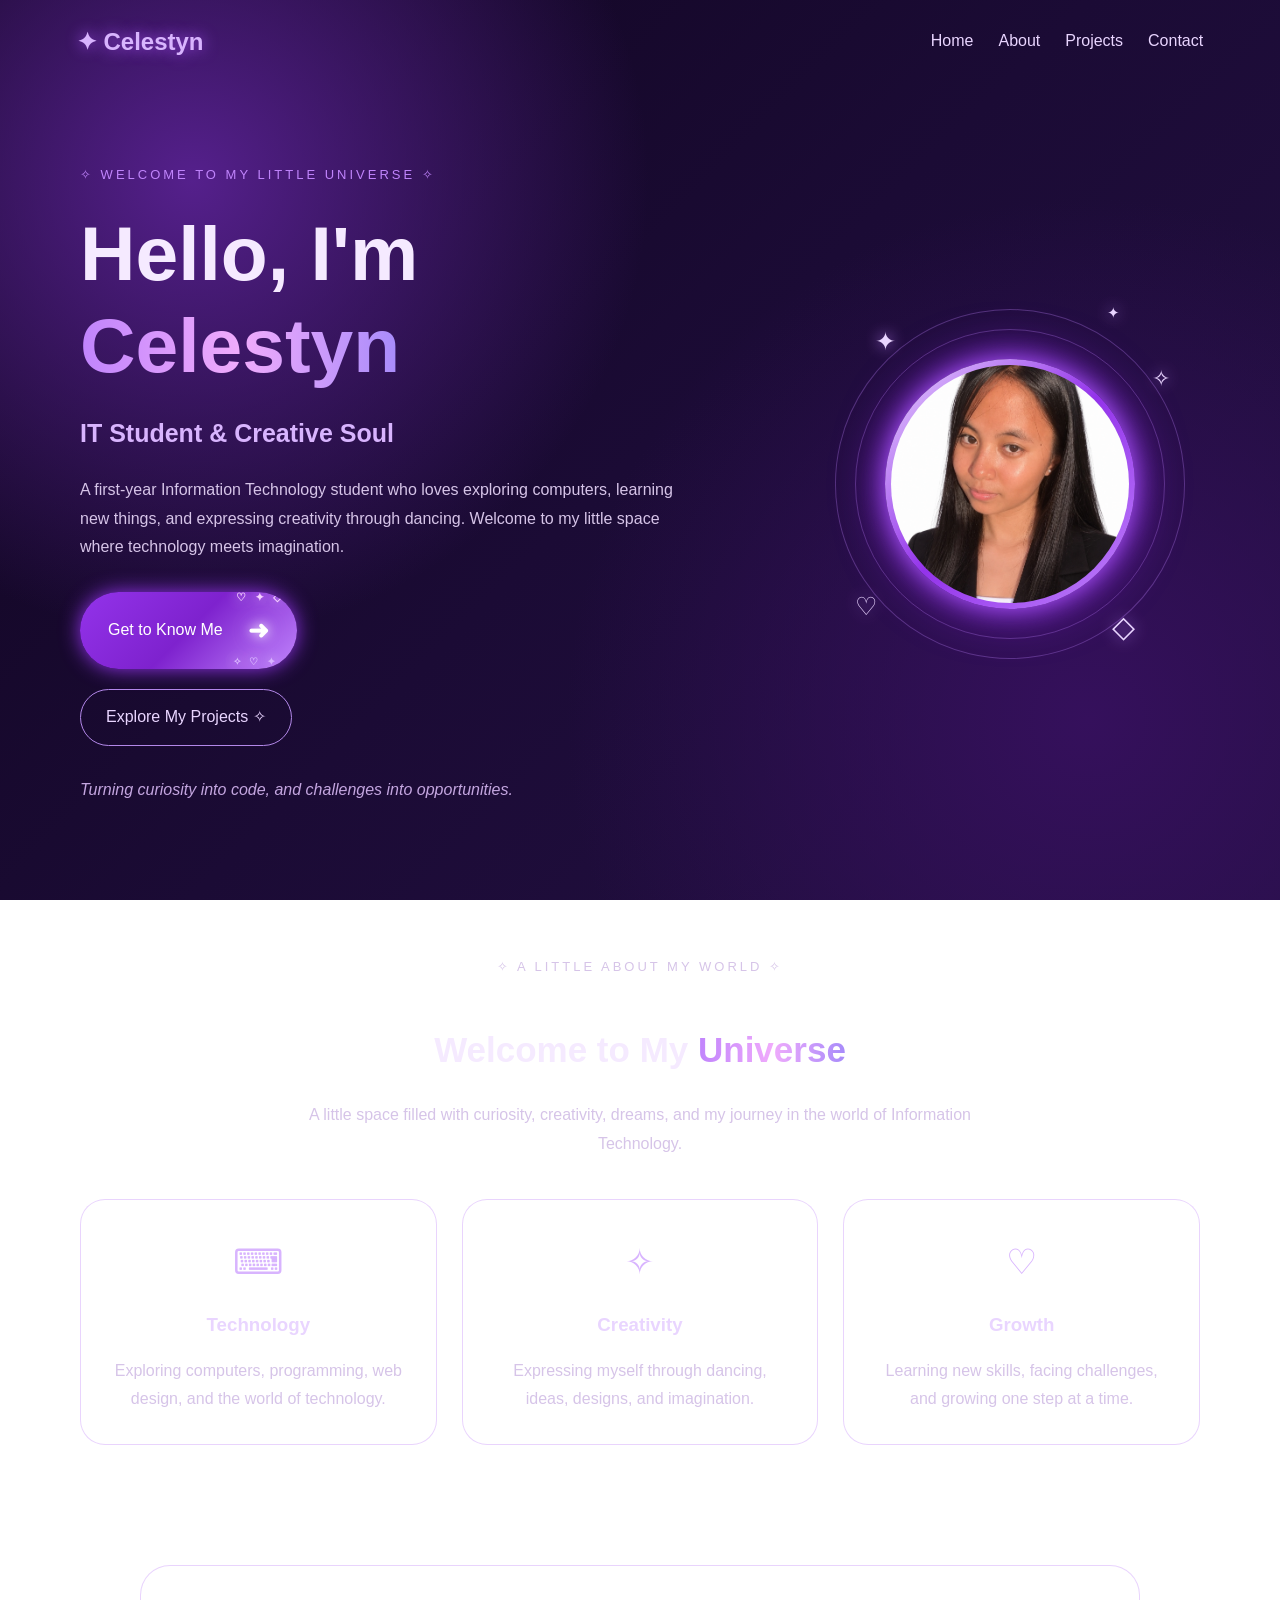
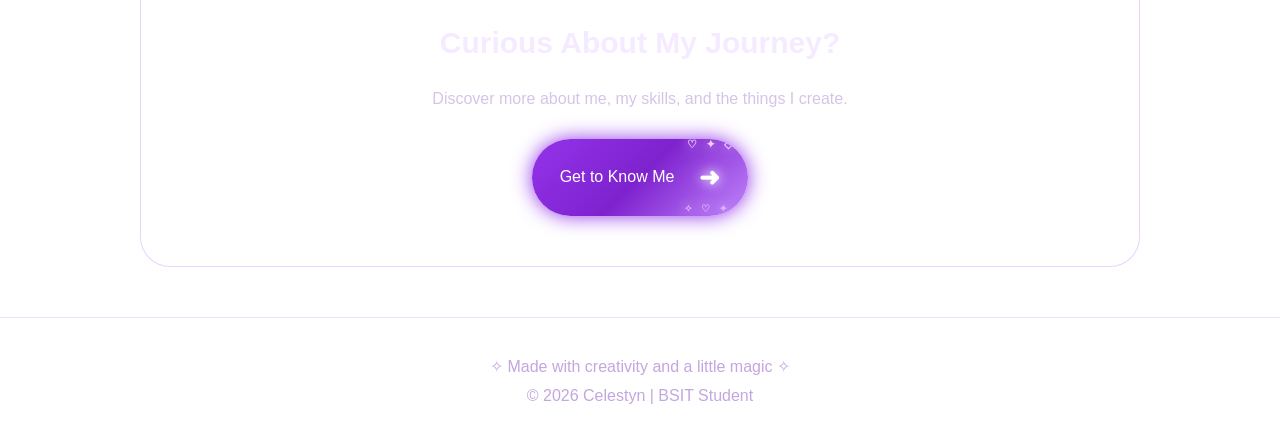
<file: index.html>
<!DOCTYPE html>
<html lang="en">
<head>
    <meta charset="UTF-8">
    <meta name="viewport" content="width=device-width, initial-scale=1.0">
    <title>Celestyn | My Universe</title>
    <link rel="stylesheet" href="style.css">
</head>
<body>

<header>
    <nav class="navbar">
        <a href="index.html" class="logo">✦ Celestyn</a>
        <ul class="nav-links">
            <li><a href="index.html">Home</a></li>
            <li><a href="about.html">About</a></li>
            <li><a href="portfolio.html">Projects</a></li>
            <li><a href="contact.html">Contact</a></li>
        </ul>
    </nav>
</header>

<main>

<section class="hero">

    <div class="hero-content">

        <p class="intro-label">✧ WELCOME TO MY LITTLE UNIVERSE ✧</p>

        <h1>Hello, I'm <br>
            <span class="gradient-text">Celestyn</span>
        </h1>

        <h2>IT Student & Creative Soul</h2>

        <p class="hero-description">
            A first-year Information Technology student who loves
            exploring computers, learning new things, and expressing
            creativity through dancing. Welcome to my little space
            where technology meets imagination.
        </p>

        <div class="hero-buttons">

            <a href="about.html" class="magic-button">
                Get to Know Me
                <span class="magic-arrow">➜</span>
            </a>

            <a href="portfolio.html" class="outline-button">
                Explore My Projects ✧
            </a>

        </div>

        <p class="motto">
            Turning curiosity into code, and challenges into opportunities.
        </p>

    </div>

    <div class="hero-image">

        <div class="orbit orbit-one"></div>
        <div class="orbit orbit-two"></div>

        <div class="portrait-frame">
            <img src="celestyn.jpg" alt="Celestyn">
        </div>

        <span class="floating-star star-one">✦</span>
        <span class="floating-star star-two">✧</span>
        <span class="floating-star star-three">♡</span>
        <span class="floating-star star-four">◇</span>
        <span class="floating-star star-five">✦</span>

    </div>

</section>

<section class="welcome-section">

    <p class="intro-label">✧ A LITTLE ABOUT MY WORLD ✧</p>

    <h2>Welcome to My <span class="gradient-text">Universe</span></h2>

    <p>
        A little space filled with curiosity, creativity,
        dreams, and my journey in the world of Information Technology.
    </p>

    <div class="welcome-cards">

        <div class="welcome-card">
            <div class="card-icon">⌨</div>
            <h3>Technology</h3>
            <p>
                Exploring computers, programming, web design,
                and the world of technology.
            </p>
        </div>

        <div class="welcome-card">
            <div class="card-icon">✧</div>
            <h3>Creativity</h3>
            <p>
                Expressing myself through dancing, ideas,
                designs, and imagination.
            </p>
        </div>

        <div class="welcome-card">
            <div class="card-icon">♡</div>
            <h3>Growth</h3>
            <p>
                Learning new skills, facing challenges,
                and growing one step at a time.
            </p>
        </div>

    </div>

</section>

<section class="home-cta">
    <h2>Curious About My Journey?</h2>
    <p>Discover more about me, my skills, and the things I create.</p>

    <a href="about.html" class="magic-button">
        Get to Know Me
        <span class="magic-arrow">➜</span>
    </a>
</section>

</main>

<footer>
    <p>✧ Made with creativity and a little magic ✧</p>
    <p>© 2026 Celestyn | BSIT Student</p>
</footer>

<script>
document.addEventListener("mousemove", function(e) {
    const symbols = ["♡", "◇", "✦", "✧", "⋆", "✺", "✨"];

    const trail = document.createElement("span");
    trail.className = "magic-trail";

    trail.innerHTML = symbols[Math.floor(Math.random() * symbols.length)];

    trail.style.left = e.clientX + "px";
    trail.style.top = e.clientY + "px";

    document.body.appendChild(trail);

    setTimeout(() => {
        trail.remove();
    }, 1000);
});
</script>
</body>
</html>


</body>
</html>
</file>
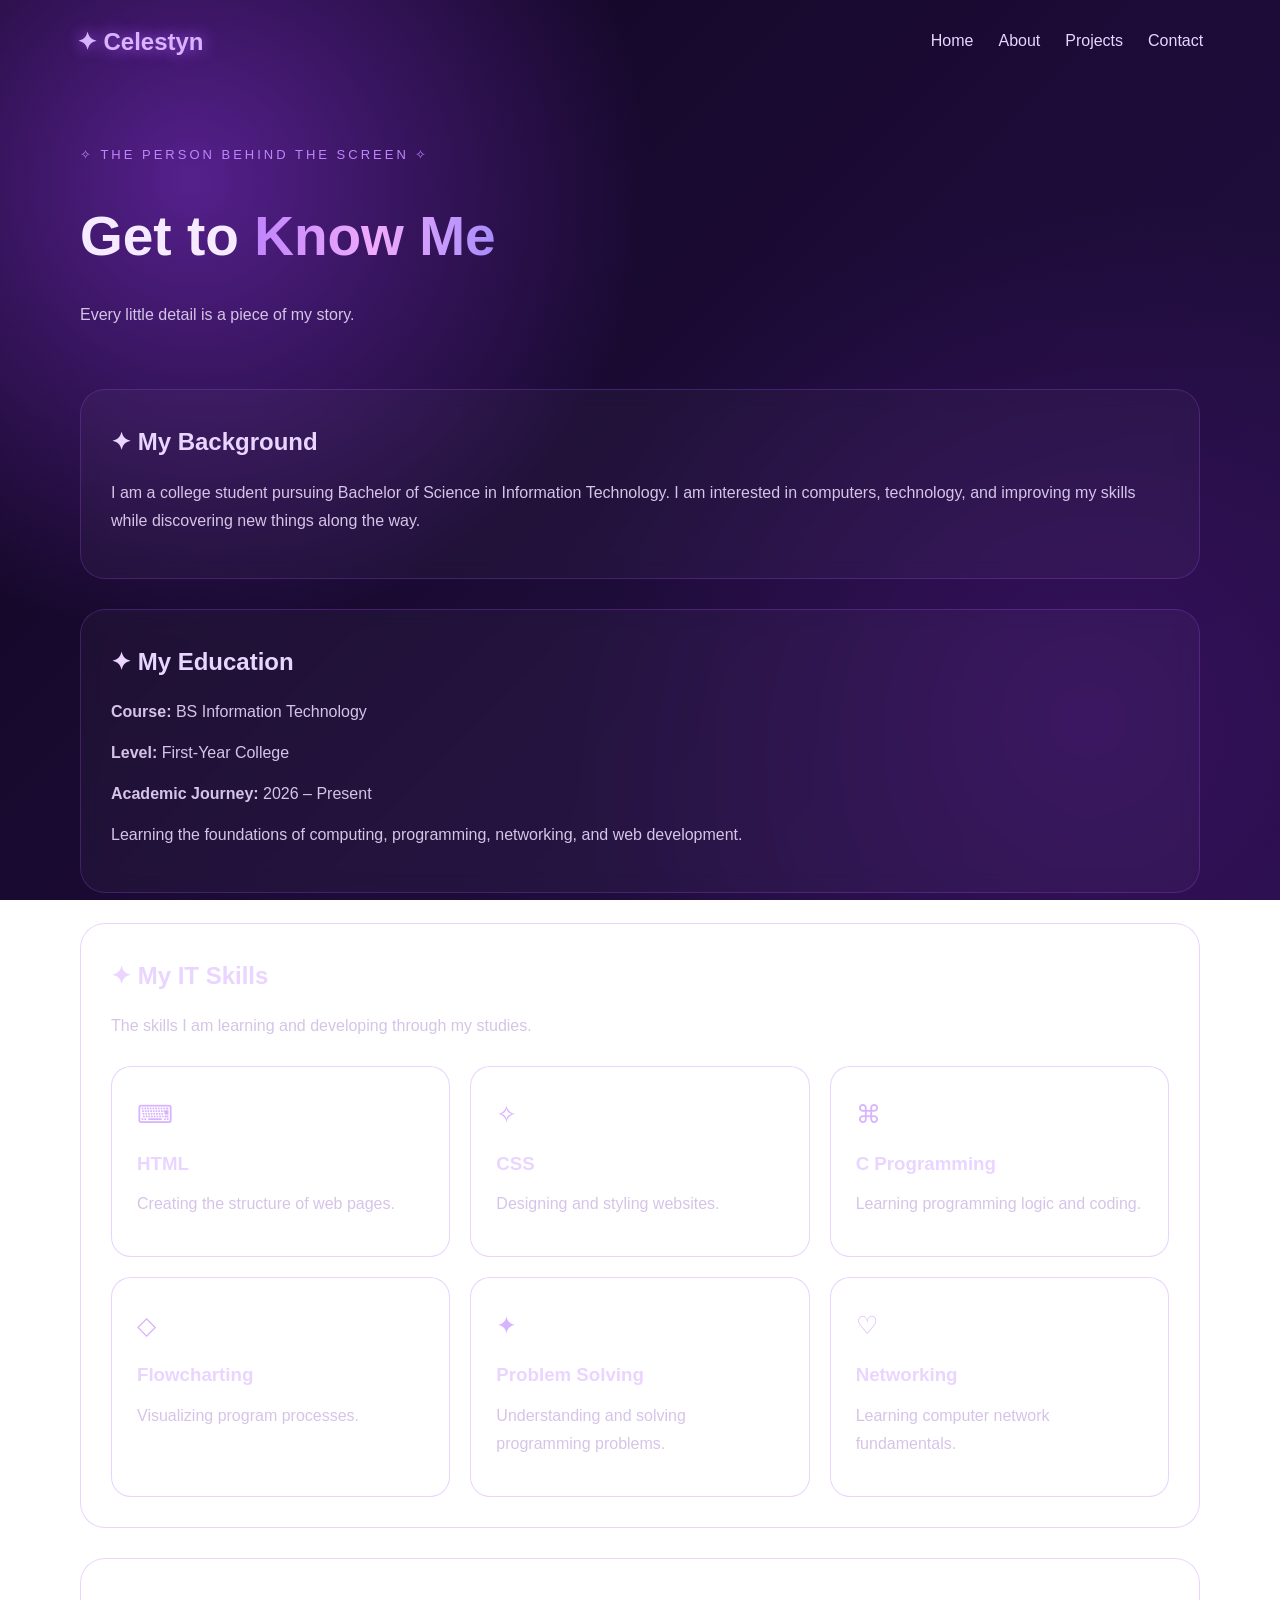
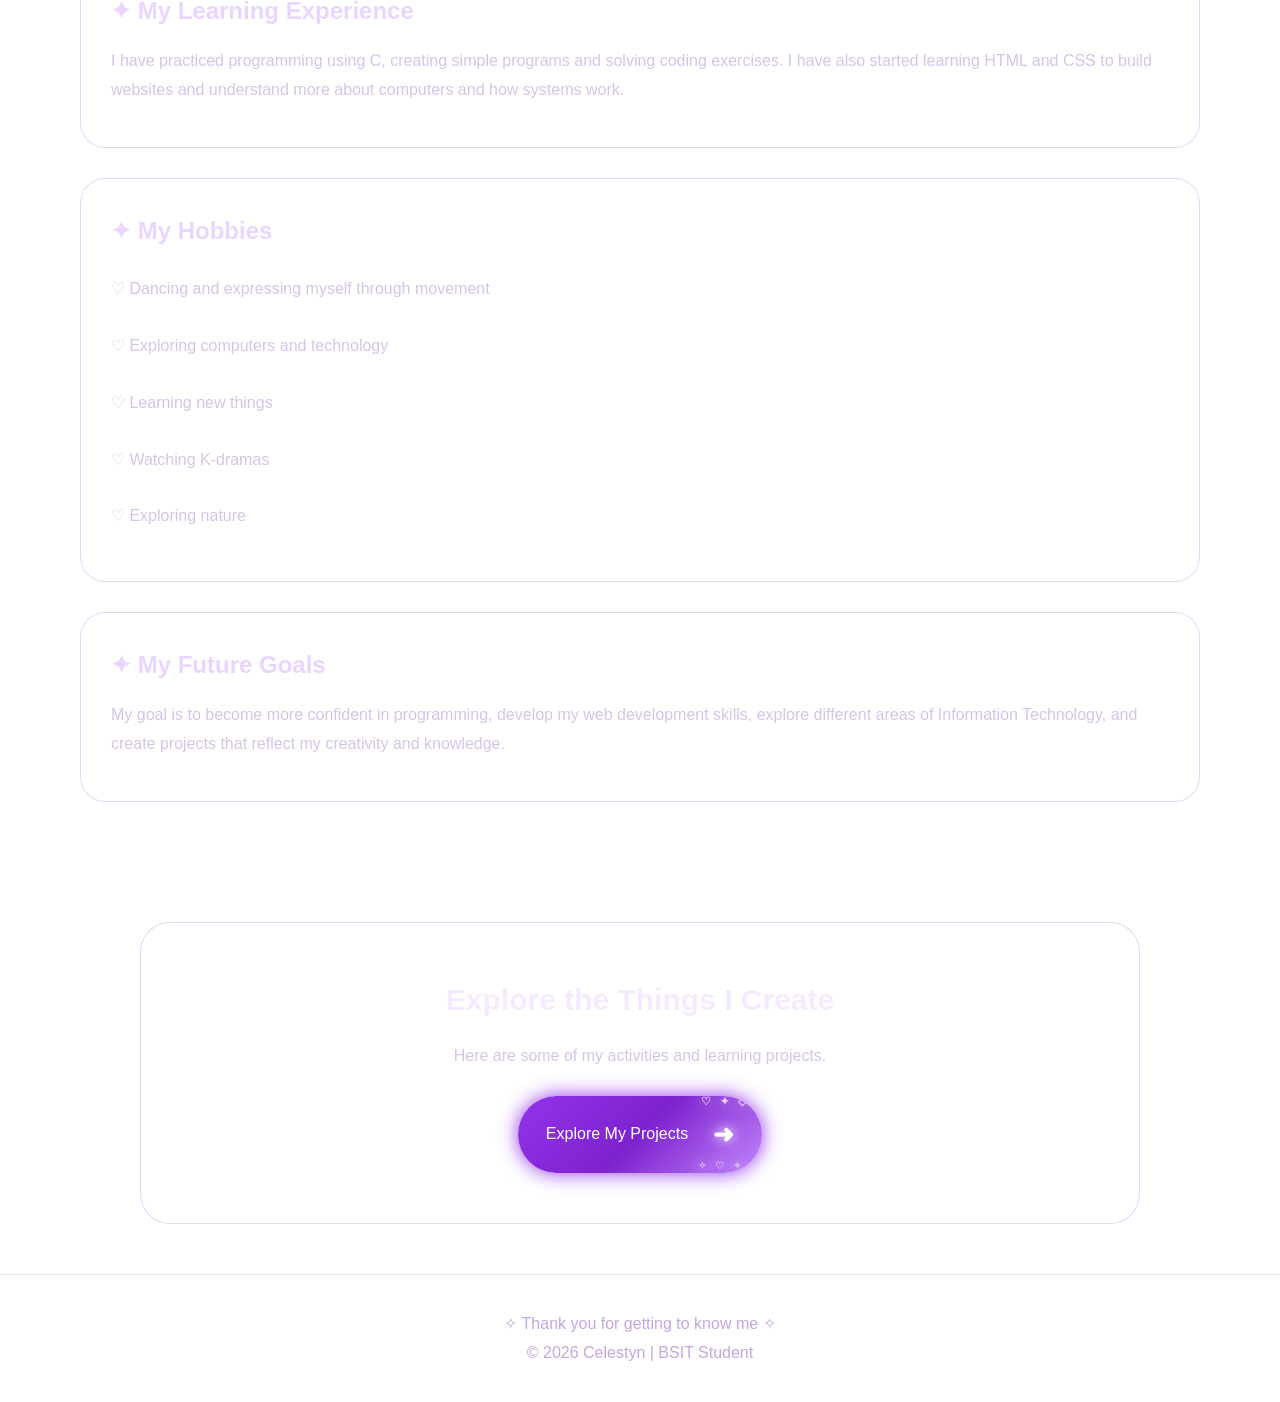
<file: about.html>
<!DOCTYPE html>
<html lang="en">
<head>
    <meta charset="UTF-8">
    <meta name="viewport" content="width=device-width, initial-scale=1.0">
    <title>About Me | Celestyn</title>
    <link rel="stylesheet" href="style.css">
</head>
<body>

<header>
    <nav class="navbar">
        <a href="index.html" class="logo">✦ Celestyn</a>
        <ul class="nav-links">
            <li><a href="index.html">Home</a></li>
            <li><a href="about.html">About</a></li>
            <li><a href="portfolio.html">Projects</a></li>
            <li><a href="contact.html">Contact</a></li>
        </ul>
    </nav>
</header>

<main>

<section class="page-header">
    <p class="intro-label">✧ THE PERSON BEHIND THE SCREEN ✧</p>
    <h1>Get to <span class="gradient-text">Know Me</span></h1>
    <p>Every little detail is a piece of my story.</p>
</section>

<div class="about-content">

    <section class="glass-card">
        <h2>✦ My Background</h2>
        <p>
            I am a college student pursuing Bachelor of Science
            in Information Technology. I am interested in computers,
            technology, and improving my skills while discovering
            new things along the way.
        </p>
    </section>

    <section class="glass-card">
        <h2>✦ My Education</h2>

        <p><strong>Course:</strong> BS Information Technology</p>
        <p><strong>Level:</strong> First-Year College</p>
        <p><strong>Academic Journey:</strong> 2026 – Present</p>

        <p>
            Learning the foundations of computing, programming,
            networking, and web development.
        </p>
    </section>

    <section class="glass-card">
        <h2>✦ My IT Skills</h2>
        <p>The skills I am learning and developing through my studies.</p>

        <div class="skills-grid">

            <div class="skill-card">
                <span>⌨</span>
                <h3>HTML</h3>
                <p>Creating the structure of web pages.</p>
            </div>

            <div class="skill-card">
                <span>✧</span>
                <h3>CSS</h3>
                <p>Designing and styling websites.</p>
            </div>

            <div class="skill-card">
                <span>⌘</span>
                <h3>C Programming</h3>
                <p>Learning programming logic and coding.</p>
            </div>

            <div class="skill-card">
                <span>◇</span>
                <h3>Flowcharting</h3>
                <p>Visualizing program processes.</p>
            </div>

            <div class="skill-card">
                <span>✦</span>
                <h3>Problem Solving</h3>
                <p>Understanding and solving programming problems.</p>
            </div>

            <div class="skill-card">
                <span>♡</span>
                <h3>Networking</h3>
                <p>Learning computer network fundamentals.</p>
            </div>

        </div>
    </section>

    <section class="glass-card">
        <h2>✦ My Learning Experience</h2>

        <p>
            I have practiced programming using C, creating simple
            programs and solving coding exercises. I have also started
            learning HTML and CSS to build websites and understand
            more about computers and how systems work.
        </p>
    </section>

    <section class="glass-card">
        <h2>✦ My Hobbies</h2>

        <div class="hobby-list">
            <p>♡ Dancing and expressing myself through movement</p>
            <p>♡ Exploring computers and technology</p>
            <p>♡ Learning new things</p>
            <p>♡ Watching K-dramas</p>
            <p>♡ Exploring nature</p>
        </div>
    </section>

    <section class="glass-card">
        <h2>✦ My Future Goals</h2>

        <p>
            My goal is to become more confident in programming,
            develop my web development skills, explore different
            areas of Information Technology, and create projects
            that reflect my creativity and knowledge.
        </p>
    </section>

</div>

<section class="home-cta">
    <h2>Explore the Things I Create</h2>
    <p>Here are some of my activities and learning projects.</p>

    <a href="portfolio.html" class="magic-button">
        Explore My Projects
        <span class="magic-arrow">➜</span>
    </a>
</section>

</main>

<footer>
    <p>✧ Thank you for getting to know me ✧</p>
    <p>© 2026 Celestyn | BSIT Student</p>
</footer>

<script>
document.addEventListener("mousemove", function(e) {
    const symbols = ["♡", "◇", "✦", "✧", "⋆", "✺", "✨"];

    const trail = document.createElement("span");
    trail.className = "magic-trail";

    trail.innerHTML = symbols[Math.floor(Math.random() * symbols.length)];

    trail.style.left = e.clientX + "px";
    trail.style.top = e.clientY + "px";

    document.body.appendChild(trail);

    setTimeout(() => {
        trail.remove();
    }, 1000);
});
</script>
</body>
</html>


</body>
</html>
</file>
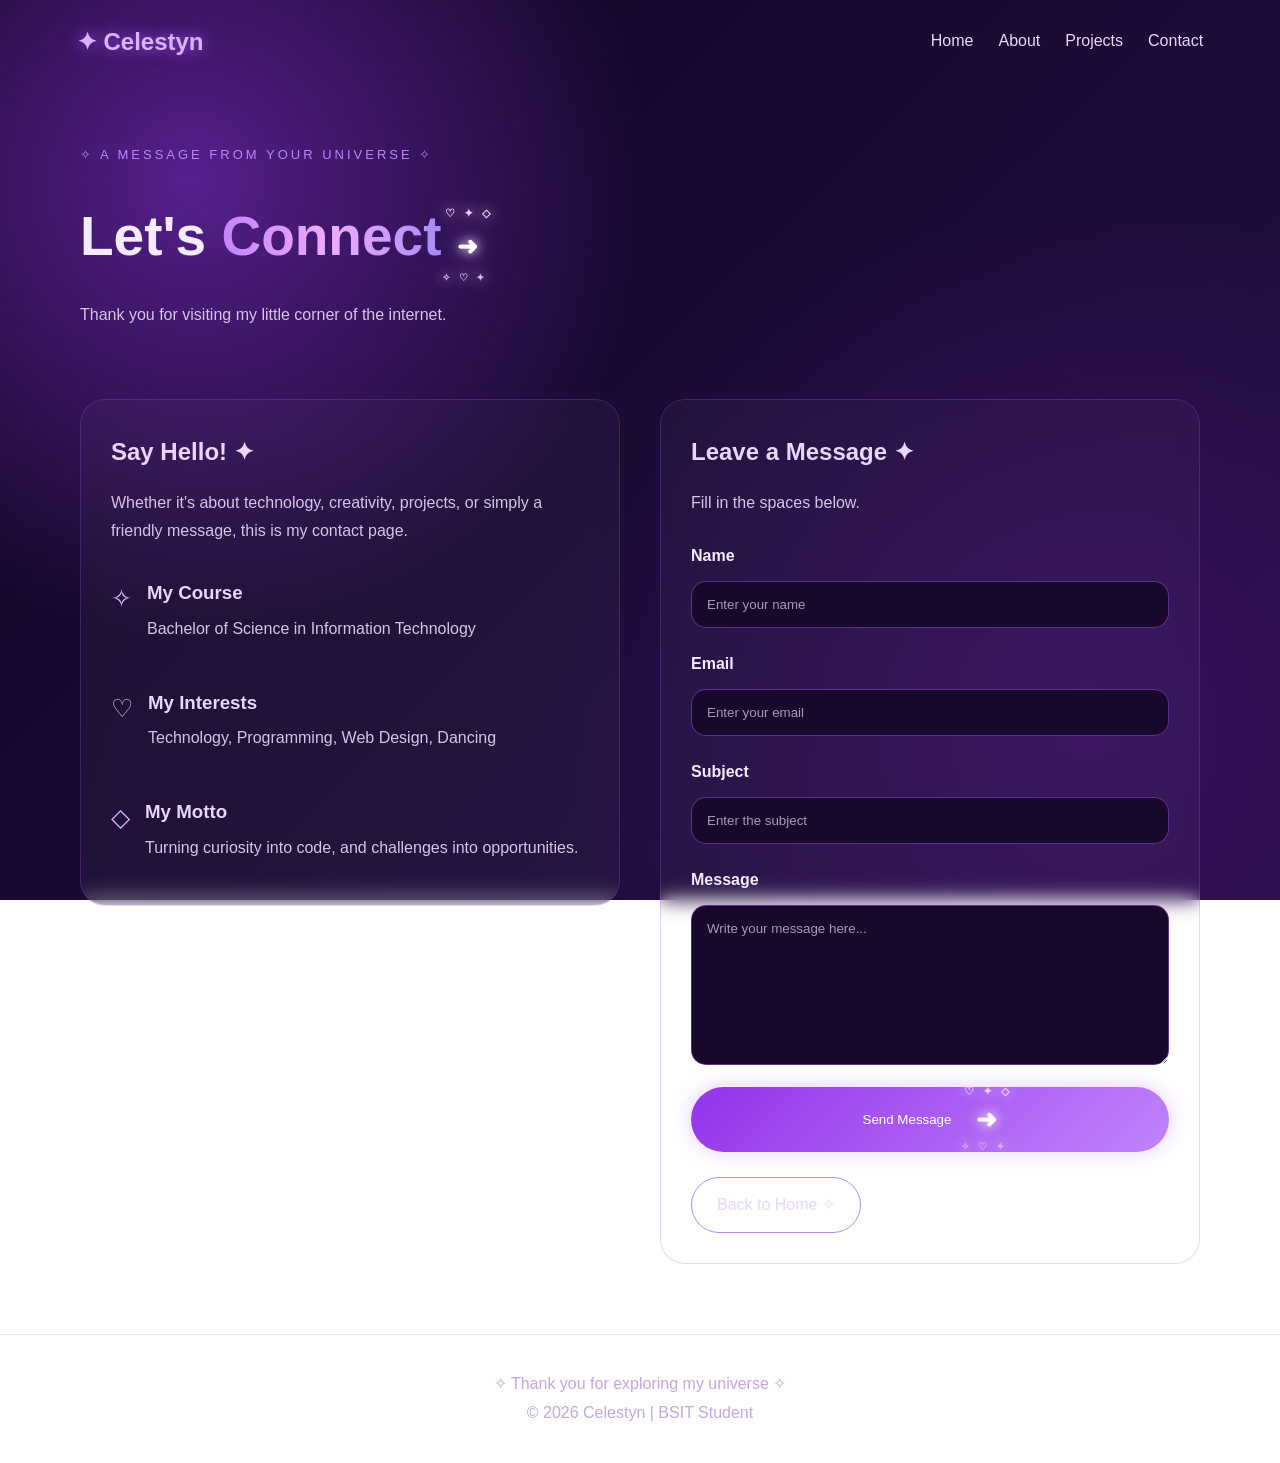
<file: contact.html>
<!DOCTYPE html>
<html lang="en">
<head>
    <meta charset="UTF-8">
    <meta name="viewport" content="width=device-width, initial-scale=1.0">
    <title>Let's Connect | Celestyn</title>
    <link rel="stylesheet" href="style.css">
</head>
<body>

<header>
    <nav class="navbar">
        <a href="index.html" class="logo">✦ Celestyn</a>
        <ul class="nav-links">
            <li><a href="index.html">Home</a></li>
            <li><a href="about.html">About</a></li>
            <li><a href="portfolio.html">Projects</a></li>
            <li><a href="contact.html">Contact</a></li>
        </ul>
    </nav>
</header>

<main>

<section class="page-header">
    <p class="intro-label">✧ A MESSAGE FROM YOUR UNIVERSE ✧</p>

    <h1>Let's <span class="gradient-text">Connect</span>
        <span class="magic-arrow">➜</span>
    </h1>

    <p>Thank you for visiting my little corner of the internet.</p>
</section>

<div class="contact-content">

    <section class="contact-info glass-card">

        <h2>Say Hello! ✦</h2>

        <p>
            Whether it's about technology, creativity, projects,
            or simply a friendly message, this is my contact page.
        </p>

        <div class="info-item">
            <span class="info-symbol">✧</span>
            <div>
                <h3>My Course</h3>
                <p>Bachelor of Science in Information Technology</p>
            </div>
        </div>

        <div class="info-item">
            <span class="info-symbol">♡</span>
            <div>
                <h3>My Interests</h3>
                <p>Technology, Programming, Web Design, Dancing</p>
            </div>
        </div>

        <div class="info-item">
            <span class="info-symbol">◇</span>
            <div>
                <h3>My Motto</h3>
                <p>Turning curiosity into code, and challenges into opportunities.</p>
            </div>
        </div>

    </section>

    <section class="contact-form-container glass-card">

        <h2>Leave a Message ✦</h2>
        <p>Fill in the spaces below.</p>

        <form class="contact-form">

            <div class="form-group">
                <label for="name">Name</label>
                <input type="text" id="name" name="name"
                       placeholder="Enter your name" required>
            </div>

            <div class="form-group">
                <label for="email">Email</label>
                <input type="email" id="email" name="email"
                       placeholder="Enter your email" required>
            </div>

            <div class="form-group">
                <label for="subject">Subject</label>
                <input type="text" id="subject" name="subject"
                       placeholder="Enter the subject" required>
            </div>

            <div class="form-group">
                <label for="message">Message</label>
                <textarea id="message" name="message"
                          placeholder="Write your message here..."
                          required></textarea>
            </div>

            <button type="submit" class="send-button">
                Send Message
                <span class="magic-arrow">➜</span>
            </button>

        </form>

        <a href="index.html" class="outline-button back-button">
            Back to Home ✧
        </a>

    </section>

</div>

</main>

<footer>
    <p>✧ Thank you for exploring my universe ✧</p>
    <p>© 2026 Celestyn | BSIT Student</p>
</footer>

<script>
document.addEventListener("mousemove", function(e) {
    const symbols = ["♡", "◇", "✦", "✧", "⋆", "✺", "✨"];

    const trail = document.createElement("span");
    trail.className = "magic-trail";

    trail.innerHTML = symbols[Math.floor(Math.random() * symbols.length)];

    trail.style.left = e.clientX + "px";
    trail.style.top = e.clientY + "px";

    document.body.appendChild(trail);

    setTimeout(() => {
        trail.remove();
    }, 1000);
});
</script>
</body>
</html>


</body>
</html>
</file>
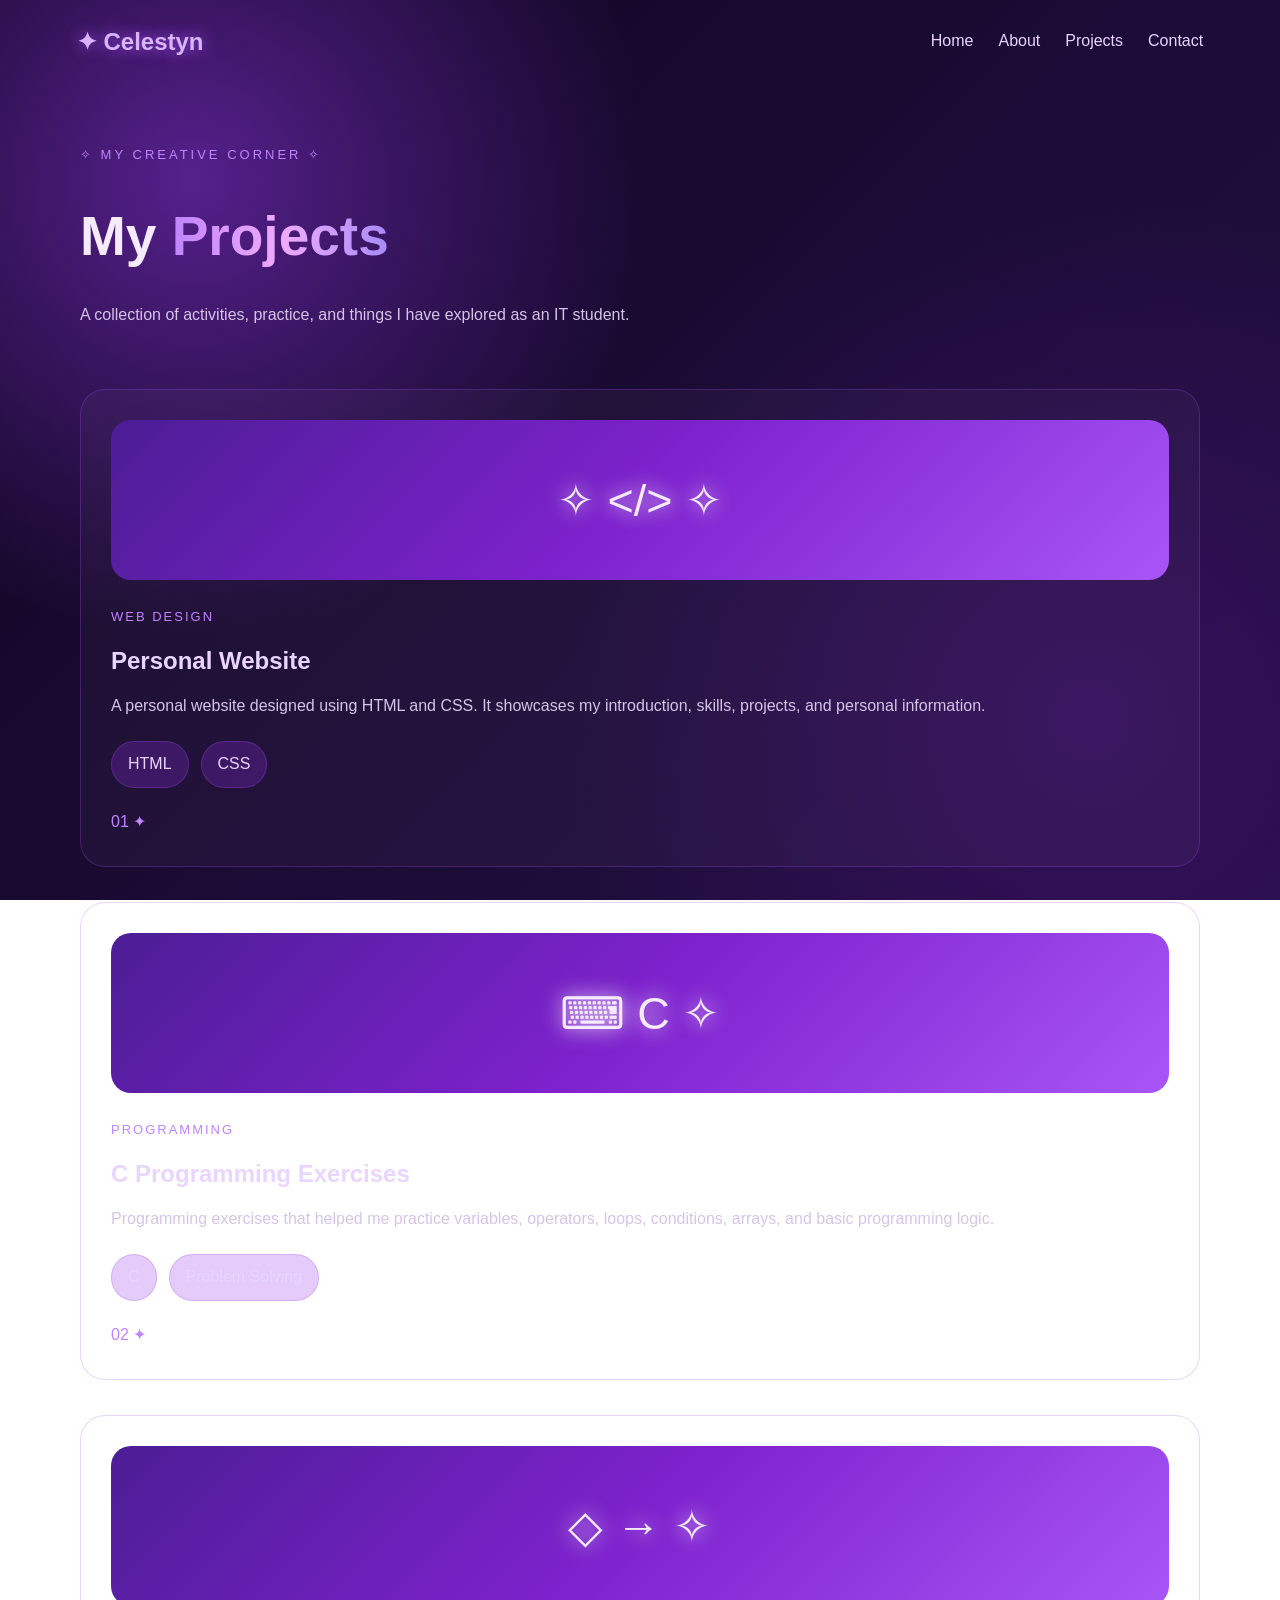
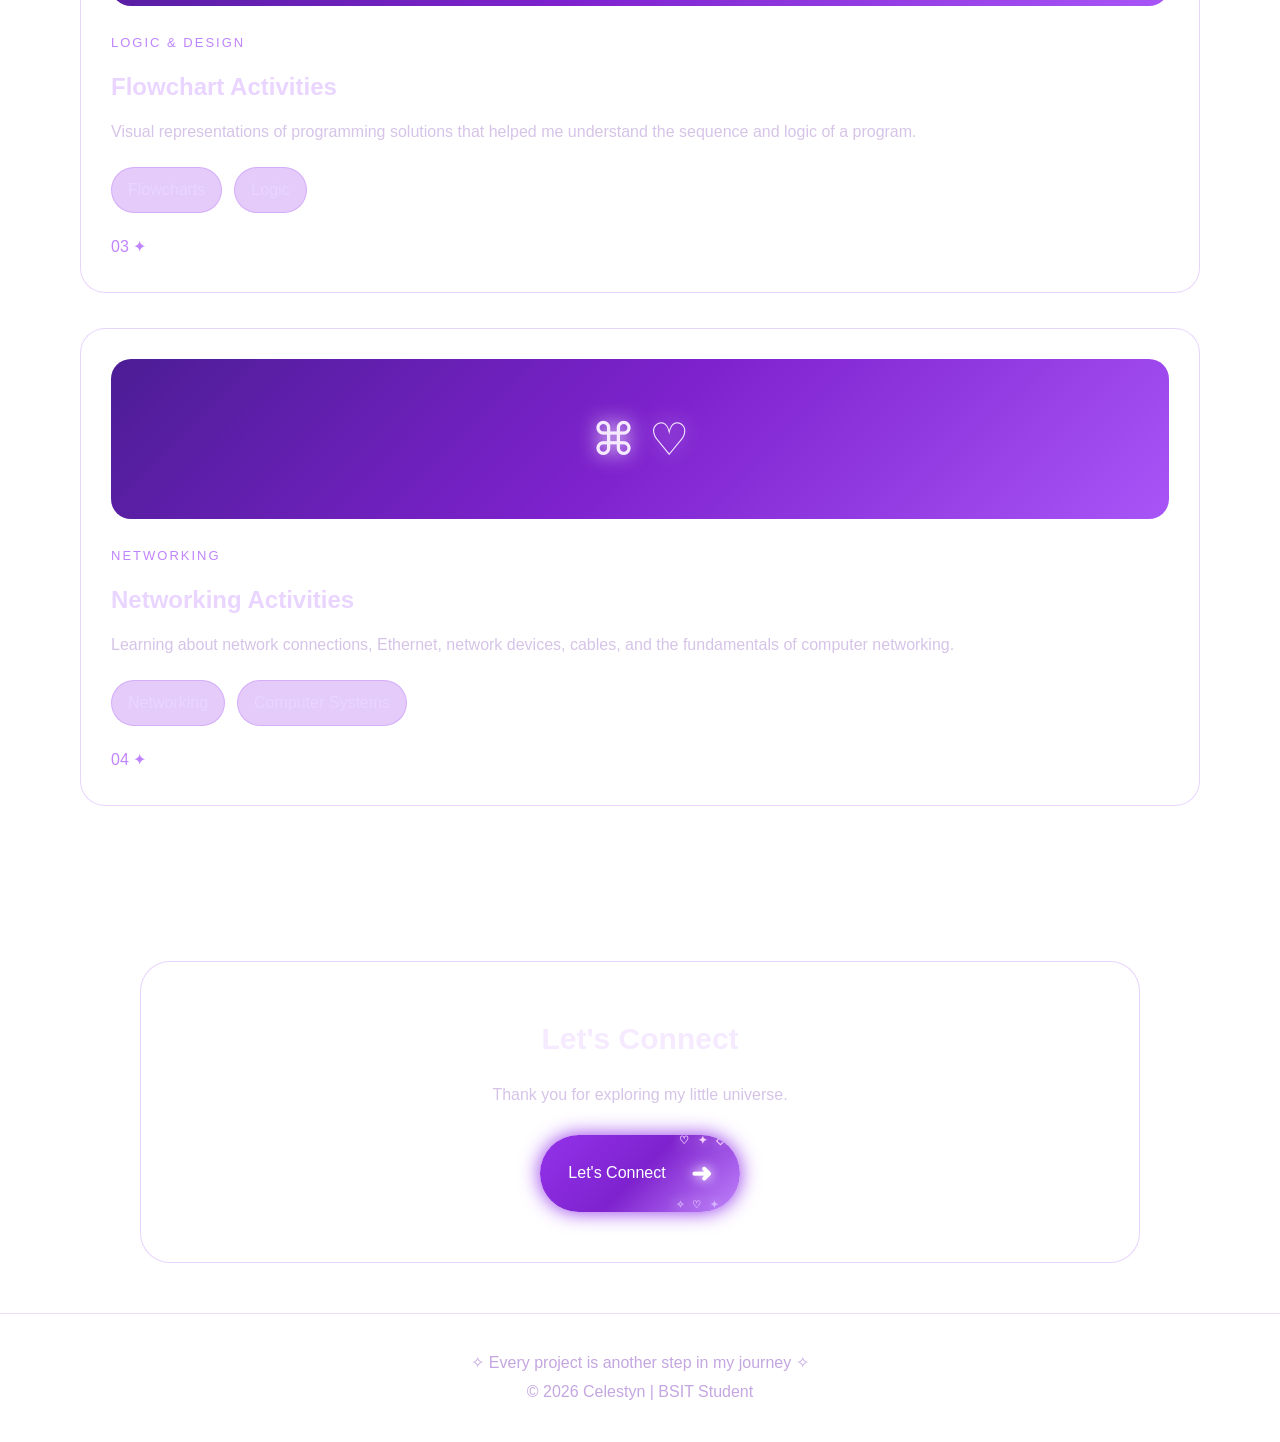
<file: portfolio.html>
<!DOCTYPE html>
<html lang="en">
<head>
    <meta charset="UTF-8">
    <meta name="viewport" content="width=device-width, initial-scale=1.0">
    <title>My Projects | Celestyn</title>
    <link rel="stylesheet" href="style.css">
</head>
<body>

<header>
    <nav class="navbar">
        <a href="index.html" class="logo">✦ Celestyn</a>
        <ul class="nav-links">
            <li><a href="index.html">Home</a></li>
            <li><a href="about.html">About</a></li>
            <li><a href="portfolio.html">Projects</a></li>
            <li><a href="contact.html">Contact</a></li>
        </ul>
    </nav>
</header>

<main>

<section class="page-header">
    <p class="intro-label">✧ MY CREATIVE CORNER ✧</p>
    <h1>My <span class="gradient-text">Projects</span></h1>
    <p>A collection of activities, practice, and things I have explored as an IT student.</p>
</section>

<div class="projects-container">

    <article class="project-card">

        <div class="project-art">
            <span>✧ &lt;/&gt; ✧</span>
        </div>

        <p class="project-category">WEB DESIGN</p>

        <h2>Personal Website</h2>

        <p>
            A personal website designed using HTML and CSS.
            It showcases my introduction, skills, projects,
            and personal information.
        </p>

        <div class="project-tags">
            <span>HTML</span>
            <span>CSS</span>
        </div>

        <span class="project-number">01 ✦</span>

    </article>

    <article class="project-card">

        <div class="project-art">
            <span>⌨ C ✧</span>
        </div>

        <p class="project-category">PROGRAMMING</p>

        <h2>C Programming Exercises</h2>

        <p>
            Programming exercises that helped me practice variables,
            operators, loops, conditions, arrays, and basic programming logic.
        </p>

        <div class="project-tags">
            <span>C</span>
            <span>Problem Solving</span>
        </div>

        <span class="project-number">02 ✦</span>

    </article>

    <article class="project-card">

        <div class="project-art">
            <span>◇ → ✧</span>
        </div>

        <p class="project-category">LOGIC & DESIGN</p>

        <h2>Flowchart Activities</h2>

        <p>
            Visual representations of programming solutions that helped
            me understand the sequence and logic of a program.
        </p>

        <div class="project-tags">
            <span>Flowcharts</span>
            <span>Logic</span>
        </div>

        <span class="project-number">03 ✦</span>

    </article>

    <article class="project-card">

        <div class="project-art">
            <span>⌘ ♡</span>
        </div>

        <p class="project-category">NETWORKING</p>

        <h2>Networking Activities</h2>

        <p>
            Learning about network connections, Ethernet,
            network devices, cables, and the fundamentals
            of computer networking.
        </p>

        <div class="project-tags">
            <span>Networking</span>
            <span>Computer Systems</span>
        </div>

        <span class="project-number">04 ✦</span>

    </article>

</div>

<section class="home-cta">
    <h2>Let's Connect</h2>
    <p>Thank you for exploring my little universe.</p>

    <a href="contact.html" class="magic-button">
        Let's Connect
        <span class="magic-arrow">➜</span>
    </a>
</section>

</main>

<footer>
    <p>✧ Every project is another step in my journey ✧</p>
    <p>© 2026 Celestyn | BSIT Student</p>
</footer>

<script>
document.addEventListener("mousemove", function(e) {
    const symbols = ["♡", "◇", "✦", "✧", "⋆", "✺", "✨"];

    const trail = document.createElement("span");
    trail.className = "magic-trail";

    trail.innerHTML = symbols[Math.floor(Math.random() * symbols.length)];

    trail.style.left = e.clientX + "px";
    trail.style.top = e.clientY + "px";

    document.body.appendChild(trail);

    setTimeout(() => {
        trail.remove();
    }, 1000);
});
</script>
</body>
</html>


</body>
</html>
</file>
<file: style.css>
/* ===== CELESTYN'S MAGICAL PORTFOLIO ===== */

* {
    margin: 0;
    padding: 0;
    box-sizing: border-box;
}

html {
    scroll-behavior: smooth;
}

body {
    font-family: Arial, sans-serif;
    color: #f5eaff;
    line-height: 1.8;
    overflow-x: hidden;
    background:
        radial-gradient(circle at 15% 20%, #55208c 0%, transparent 35%),
        radial-gradient(circle at 85% 80%, #35105c 0%, transparent 40%),
        linear-gradient(135deg, #10051f, #1b0b35, #241044);
    background-attachment: fixed;
}

a {
    color: inherit;
    text-decoration: none;
}

ul {
    list-style: none;
}

/* ===== NAVIGATION ===== */

header {
    padding: 20px 6%;
}

.navbar {
    max-width: 1200px;
    margin: auto;
    display: flex;
    align-items: center;
    justify-content: space-between;
    gap: 25px;
}

.logo {
    font-size: 24px;
    font-weight: bold;
    color: #d8b4fe;
    text-shadow: 0 0 15px #a855f7;
}

.nav-links {
    display: flex;
    flex-wrap: wrap;
    gap: 25px;
}

.nav-links a {
    color: #e9d5ff;
    transition: .3s;
}

.nav-links a:hover {
    color: #c084fc;
    text-shadow: 0 0 15px #c084fc;
}

/* ===== HERO ===== */

.hero {
    max-width: 1200px;
    margin: auto;
    padding: 80px 40px;
    display: flex;
    align-items: center;
    justify-content: space-between;
    gap: 50px;
}

.hero-content {
    flex: 1;
    min-width: 0;
}

.intro-label {
    color: #c084fc;
    letter-spacing: 3px;
    font-size: 13px;
    margin-bottom: 20px;
}

.hero h1 {
    font-size: clamp(45px, 6vw, 80px);
    line-height: 1.2;
    margin-bottom: 20px;
}

.gradient-text {
    background: linear-gradient(90deg, #c084fc, #f0abfc, #a78bfa);
    -webkit-background-clip: text;
    background-clip: text;
    color: transparent;
}

.hero h2 {
    font-size: 25px;
    color: #d8b4fe;
    margin-bottom: 20px;
}

.hero-description {
    max-width: 600px;
    color: #d6c4e8;
    margin-bottom: 30px;
}

.hero-buttons {
    display: flex;
    flex-direction: column;
    align-items: flex-start;
    gap: 20px;
    margin: 30px 0;
}

.motto {
    color: #c4a6e0;
    font-style: italic;
    margin-top: 20px;
}

/* ===== MAGICAL BUTTONS ===== */

.magic-button {
    position: relative;
    display: inline-flex;
    justify-content: center;
    align-items: center;
    gap: 25px;
    padding: 16px 28px;
    border-radius: 50px;
    color: white;
    background: linear-gradient(135deg, #9333ea, #7e22ce, #c084fc);
    box-shadow: 0 0 20px #9333ea;
    overflow: hidden;
    transition: .4s;
}

.magic-button:hover {
    transform: translateY(-5px);
    box-shadow: 0 0 35px #c084fc;
}

.magic-button::before,
.send-button::before {
    content: "";
    position: absolute;
    top: 0;
    left: -100%;
    width: 60%;
    height: 100%;
    background: linear-gradient(90deg, transparent, #ffffff70, transparent);
    animation: shimmer 3s infinite;
}

@keyframes shimmer {
    to {
        left: 150%;
    }
}

.outline-button {
    display: inline-flex;
    align-items: center;
    justify-content: center;
    gap: 12px;
    padding: 13px 25px;
    border: 1px solid #b388e9;
    border-radius: 50px;
    color: #e9d5ff;
    transition: .3s;
}

.outline-button:hover {
    background: #9333ea40;
    box-shadow: 0 0 20px #a855f7;
}

/* ===== HEART, DIAMOND AND SPRINKLE ARROW ===== */

.magic-arrow {
    display: inline-block;
    position: relative;
    font-size: 25px;
    font-weight: bold;
    color: white;
    text-shadow: 0 0 12px #fff, 0 0 25px #c084fc;
    animation: arrowMove 1s infinite ease-in-out;
}

.magic-arrow::before {
    content: "♡  ✦  ◇";
    position: absolute;
    top: -20px;
    right: -15px;
    font-size: 11px;
    letter-spacing: 3px;
    white-space: nowrap;
    color: #f5d0fe;
    animation: sparkle 1.5s infinite alternate;
}

.magic-arrow::after {
    content: "✧  ♡  ✦";
    position: absolute;
    bottom: -18px;
    left: -15px;
    font-size: 10px;
    letter-spacing: 3px;
    white-space: nowrap;
    color: #d8b4fe;
    animation: sparkle 2s infinite alternate-reverse;
}

@keyframes arrowMove {
    50% {
        transform: translateX(8px);
    }
}

@keyframes sparkle {
    from {
        opacity: .4;
        transform: translateY(3px);
    }
    to {
        opacity: 1;
        transform: translateY(-3px);
        text-shadow: 0 0 15px #e9d5ff;
    }
}

/* ===== PROFILE IMAGE ===== */

.hero-image {
    flex: 0 0 380px;
    width: 380px;
    height: 380px;
    position: relative;
    display: flex;
    justify-content: center;
    align-items: center;
}

.portrait-frame {
    position: relative;
    z-index: 2;
    width: 250px;
    height: 250px;
    padding: 6px;
    border-radius: 50%;
    overflow: hidden;
    background: linear-gradient(135deg, #e9d5ff, #9333ea, #c084fc);
    box-shadow: 0 0 25px #a855f7, 0 0 50px #7e22ce;
    animation: portraitGlow 3s infinite alternate;
}

.portrait-frame img {
    width: 100%;
    height: 100%;
    display: block;
    object-fit: cover;
    object-position: center;
    border-radius: 50%;
}

@keyframes portraitGlow {
    to {
        box-shadow: 0 0 40px #d8b4fe, 0 0 60px #9333ea;
    }
}

/* ===== ORBITS ===== */

.orbit {
    position: absolute;
    border: 1px solid #c084fc50;
    border-radius: 50%;
    animation: orbitGlow 4s infinite alternate;
}

.orbit-one {
    width: 310px;
    height: 310px;
}

.orbit-two {
    width: 350px;
    height: 350px;
    transform: rotate(35deg);
}

@keyframes orbitGlow {
    to {
        border-color: #e9d5ff90;
        box-shadow: 0 0 15px #a855f740;
    }
}

/* ===== FLOATING STARS ===== */

.floating-star {
    position: absolute;
    z-index: 3;
    color: #e9d5ff;
    text-shadow: 0 0 15px #c084fc;
    animation: float 3s infinite ease-in-out;
}

.star-one {
    top: 25px;
    left: 55px;
    font-size: 25px;
}

.star-two {
    top: 65px;
    right: 30px;
    font-size: 22px;
}

.star-three {
    bottom: 45px;
    left: 35px;
    font-size: 25px;
}

.star-four {
    bottom: 20px;
    right: 65px;
    font-size: 30px;
}

.star-five {
    top: 5px;
    right: 80px;
    font-size: 15px;
}

@keyframes float {
    50% {
        transform: translateY(-12px);
        opacity: 1;
    }
}

/* ===== HOME CARDS ===== */

.welcome-section {
    max-width: 1200px;
    margin: auto;
    padding: 70px 40px;
    text-align: center;
}

.welcome-section h2 {
    font-size: 35px;
    margin-bottom: 20px;
}

.welcome-section > p {
    max-width: 750px;
    margin: 0 auto 40px;
    color: #d6c4e8;
}

.welcome-cards {
    display: grid;
    grid-template-columns: repeat(3, 1fr);
    gap: 25px;
}

.welcome-card {
    padding: 30px;
    border: 1px solid #a855f740;
    border-radius: 25px;
    background: #ffffff08;
    backdrop-filter: blur(10px);
    transition: .4s;
}

.welcome-card:hover {
    transform: translateY(-8px);
    border-color: #c084fc;
    box-shadow: 0 0 25px #9333ea40;
}

.card-icon {
    font-size: 35px;
    color: #d8b4fe;
}

.welcome-card h3 {
    margin: 15px 0;
    color: #e9d5ff;
}

.welcome-card p {
    color: #d6c4e8;
}

/* ===== CTA ===== */

.home-cta {
    max-width: 1000px;
    margin: 50px auto;
    padding: 50px 30px;
    text-align: center;
    border: 1px solid #a855f740;
    border-radius: 30px;
    background: #ffffff08;
}

.home-cta h2 {
    font-size: 30px;
    margin-bottom: 15px;
}

.home-cta p {
    color: #d6c4e8;
    margin-bottom: 25px;
}

/* ===== PAGE HEADERS ===== */

.page-header {
    max-width: 1200px;
    margin: auto;
    padding: 60px 40px 30px;
}

.page-header h1 {
    font-size: clamp(35px, 5vw, 55px);
    margin: 15px 0;
}

.page-header > p:not(.intro-label) {
    color: #d6c4e8;
}

/* ===== GLASS CARDS ===== */

.glass-card {
    padding: 30px;
    border: 1px solid #a855f740;
    border-radius: 25px;
    background: #ffffff08;
    backdrop-filter: blur(10px);
}

.glass-card:hover {
    border-color: #c084fc60;
    box-shadow: 0 0 20px #9333ea20;
}

.glass-card h2 {
    color: #e9d5ff;
    margin-bottom: 15px;
}

.glass-card p {
    color: #d6c4e8;
    margin-bottom: 12px;
}

/* ===== ABOUT PAGE ===== */

.about-content {
    max-width: 1200px;
    margin: auto;
    padding: 30px 40px 70px;
    display: flex;
    flex-direction: column;
    gap: 30px;
}

.skills-grid {
    display: grid;
    grid-template-columns: repeat(3, 1fr);
    gap: 20px;
    margin-top: 25px;
}

.skill-card {
    padding: 25px;
    border: 1px solid #a855f740;
    border-radius: 20px;
    background: #ffffff08;
    transition: .3s;
}

.skill-card:hover {
    transform: translateY(-5px);
    box-shadow: 0 0 20px #9333ea40;
}

.skill-card span {
    font-size: 25px;
    color: #d8b4fe;
}

.skill-card h3 {
    color: #e9d5ff;
    margin: 10px 0;
}

.skill-card p {
    color: #d6c4e8;
}

.hobby-list p {
    padding: 8px 0;
}

/* ===== PROJECT PAGE ===== */

.projects-container {
    max-width: 1200px;
    margin: auto;
    padding: 30px 40px 70px;
}

.project-card {
    padding: 30px;
    margin-bottom: 35px;
    border: 1px solid #a855f740;
    border-radius: 25px;
    background: #ffffff08;
    transition: .4s;
}

.project-card:hover {
    transform: translateY(-5px);
    border-color: #c084fc;
    box-shadow: 0 0 25px #9333ea40;
}

.project-art {
    min-height: 160px;
    display: flex;
    justify-content: center;
    align-items: center;
    margin-bottom: 25px;
    border-radius: 20px;
    background: linear-gradient(135deg, #4c1d95, #7e22ce, #a855f7);
    font-size: 45px;
    text-shadow: 0 0 20px white;
}

.project-category {
    color: #c084fc;
    letter-spacing: 2px;
    font-size: 13px;
}

.project-card h2 {
    color: #e9d5ff;
    margin: 10px 0;
}

.project-card p:not(.project-category) {
    color: #d6c4e8;
}

.project-tags {
    display: flex;
    flex-wrap: wrap;
    gap: 12px;
    margin: 20px 0;
}

.project-tags span {
    padding: 8px 16px;
    border-radius: 50px;
    background: #9333ea40;
    border: 1px solid #a855f740;
    color: #e9d5ff;
}

.project-number {
    color: #c084fc;
}

/* ===== CONTACT PAGE ===== */

.contact-content {
    max-width: 1200px;
    margin: auto;
    padding: 40px;
    display: grid;
    grid-template-columns: 1fr 1fr;
    gap: 40px;
    align-items: start;
}

.contact-info,
.contact-form-container {
    padding: 30px;
}

.contact-info h2,
.contact-form-container h2 {
    color: #e9d5ff;
    margin-bottom: 15px;
}

.contact-info > p,
.contact-form-container > p {
    color: #d6c4e8;
    margin-bottom: 25px;
}

.info-item {
    display: flex;
    gap: 15px;
    margin-top: 30px;
    align-items: flex-start;
}

.info-symbol {
    color: #d8b4fe;
    font-size: 25px;
}

.info-item h3 {
    color: #e9d5ff;
    margin-bottom: 5px;
}

.info-item p {
    color: #d6c4e8;
}

/* ===== FORM ===== */

.contact-form {
    display: flex;
    flex-direction: column;
    gap: 22px;
    width: 100%;
    margin-top: 25px;
}

.form-group {
    display: flex;
    flex-direction: column;
    gap: 10px;
    width: 100%;
}

.form-group label {
    color: #f5eaff;
    font-weight: bold;
}

.form-group input,
.form-group textarea {
    display: block;
    width: 100%;
    padding: 15px;
    border: 1px solid #a855f780;
    border-radius: 15px;
    background: #18082c;
    color: white;
    font-family: Arial, sans-serif;
    outline: none;
}

.form-group input:focus,
.form-group textarea:focus {
    border-color: #d8b4fe;
    box-shadow: 0 0 15px #9333ea50;
}

.form-group input::placeholder,
.form-group textarea::placeholder {
    color: #a998bc;
}

.form-group textarea {
    min-height: 160px;
    resize: vertical;
}

/* ===== SEND BUTTON ===== */

.send-button {
    position: relative;
    display: flex;
    align-items: center;
    justify-content: center;
    gap: 25px;
    width: 100%;
    padding: 18px;
    border: none;
    border-radius: 50px;
    background: linear-gradient(135deg, #9333ea, #c084fc);
    color: white;
    cursor: pointer;
    overflow: hidden;
    box-shadow: 0 0 20px #a855f750;
    transition: .4s;
}

.send-button:hover {
    transform: translateY(-4px);
    box-shadow: 0 0 35px #c084fc;
}

.back-button {
    margin-top: 25px;
}

/* ===== FOOTER ===== */

footer {
    text-align: center;
    padding: 35px 20px;
    color: #c4a6e0;
    border-top: 1px solid #a855f730;
    margin-top: 30px;
}

/* ===== RESPONSIVE ===== */

@media (max-width: 900px) {

    .hero {
        gap: 20px;
    }

    .hero-image {
        flex: 0 0 300px;
        width: 300px;
        height: 300px;
    }

    .portrait-frame {
        width: 220px;
        height: 220px;
    }

    .welcome-cards,
    .skills-grid {
        grid-template-columns: repeat(2, 1fr);
    }

    .contact-content {
        grid-template-columns: 1fr;
    }
}

@media (max-width: 768px) {

    header {
        padding: 20px;
    }

    .navbar {
        flex-direction: column;
    }

    .nav-links {
        justify-content: center;
        gap: 15px;
    }

    .hero {
        flex-direction: column-reverse;
        text-align: center;
        padding: 40px 20px;
    }

    .hero-buttons {
        align-items: center;
    }

    .hero-image {
        flex: none;
        width: 100%;
        height: 280px;
    }

    .portrait-frame {
        width: 200px;
        height: 200px;
    }

    .welcome-section,
    .page-header,
    .about-content,
    .projects-container {
        padding: 35px 20px;
    }

    .welcome-cards,
    .skills-grid {
        grid-template-columns: 1fr;
    }

    .contact-content {
        grid-template-columns: 1fr;
        padding: 20px;
    }

    .contact-info,
    .contact-form-container {
        padding: 22px;
    }

    .project-card {
        padding: 22px;
    }

    .home-cta {
        margin: 30px 20px;
    }
}

/* MAGICAL CURSOR TRAIL */
.magic-trail {
    position: fixed;
    pointer-events: none;
    z-index: 9999;
    color: #e8caff;
    font-size: 22px;
    font-weight: bold;
    text-shadow:
        0 0 8px #d9aaff,
        0 0 18px #a855f7,
        0 0 28px #ffffff;
    animation: trailFade 1s ease-out forwards;
}

@keyframes trailFade {
    0% {
        opacity: 1;
        transform: scale(1) rotate(0deg);
    }

    100% {
        opacity: 0;
        transform: scale(0.3) rotate(45deg);
    }
}
</file>
